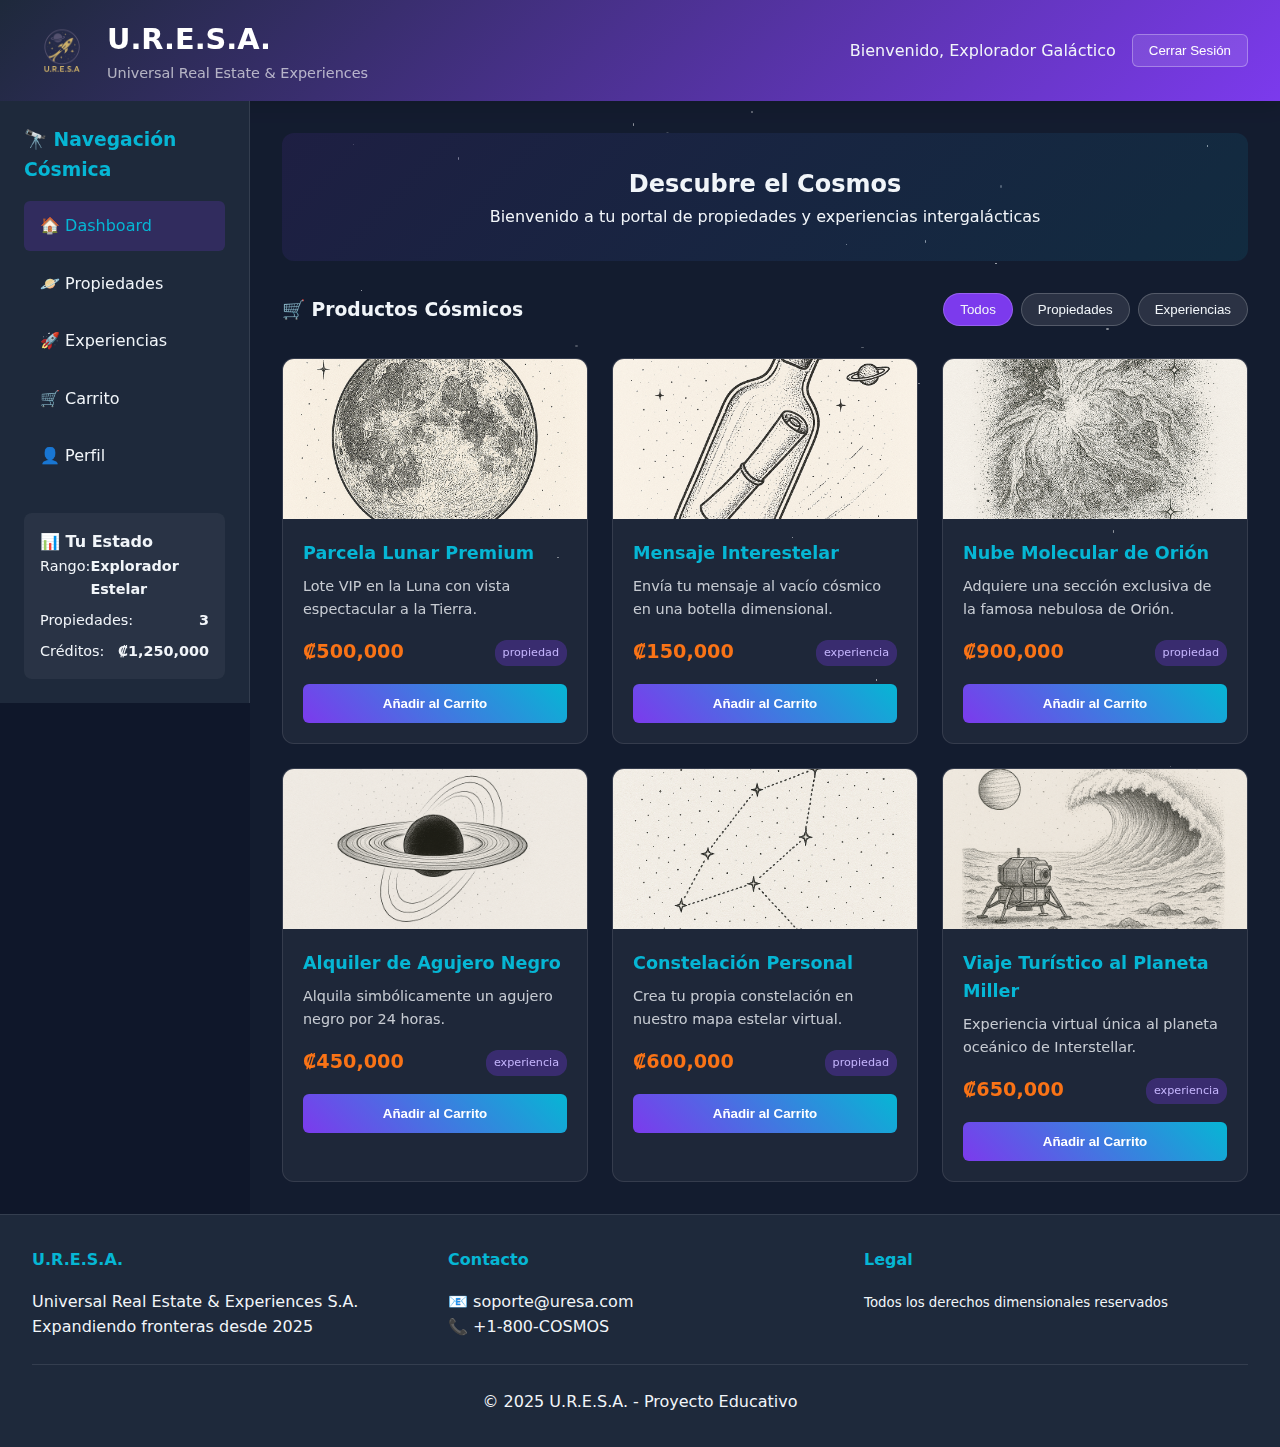
<file: index.html>
<!DOCTYPE html>
<html lang="es">

<head>
    <meta charset="UTF-8">
    <meta name="viewport" content="width=device-width, initial-scale=1.0">
    <title>U.R.E.S.A. - Tienda Cósmica</title>
    <link rel="icon" type="image/png" href="img/favicon.png">
    <link rel="stylesheet" href="css/styles.css">
</head>

<body>
    <!-- Header cargado dinámicamente -->
    <div id="header-container"></div>

    <!-- Layout Principal -->
    <div class="main-layout">
        <!-- Sidebar cargado dinámicamente -->
        <div id="sidebar-container"></div>

        <!-- Contenido Principal -->
        <main class="content">
            <section class="welcome-section">
                <h2>Descubre el Cosmos</h2>
                <p>Bienvenido a tu portal de propiedades y experiencias intergalácticas</p>
            </section>

            <section class="products-section">
                <div class="section-header">
                    <h3>🛒 Productos Cósmicos</h3>
                    <div class="filters">
                        <button class="filter-btn active" data-filter="all">Todos</button>
                        <button class="filter-btn" data-filter="propiedad">Propiedades</button>
                        <button class="filter-btn" data-filter="experiencia">Experiencias</button>
                    </div>
                </div>

                <!-- SOLO ESTA SECCIÓN -->
                <div id="products-template-container" class="products-grid"></div>
            </section>
        </main>
    </div>

    <!-- Footer cargado dinámicamente -->
    <div id="footer-container"></div>

    <!-- Template para productos -->
    <template id="product-template">
        <article class="product-card" data-category="">
            <div class="product-image">
                <img src="" alt="" class="product-img">
            </div>
            <div class="product-content">
                <h4 class="product-title"></h4>
                <p class="product-description"></p>
                <div class="product-meta">
                    <span class="product-price"></span>
                    <span class="product-category"></span>
                </div>
                <button class="add-to-cart">Añadir al Carrito</button>
            </div>
        </article>
    </template>

    <script src="js/product-card.js"></script>
    <script src="js/main.js"></script>
</body>

</html>
</file>
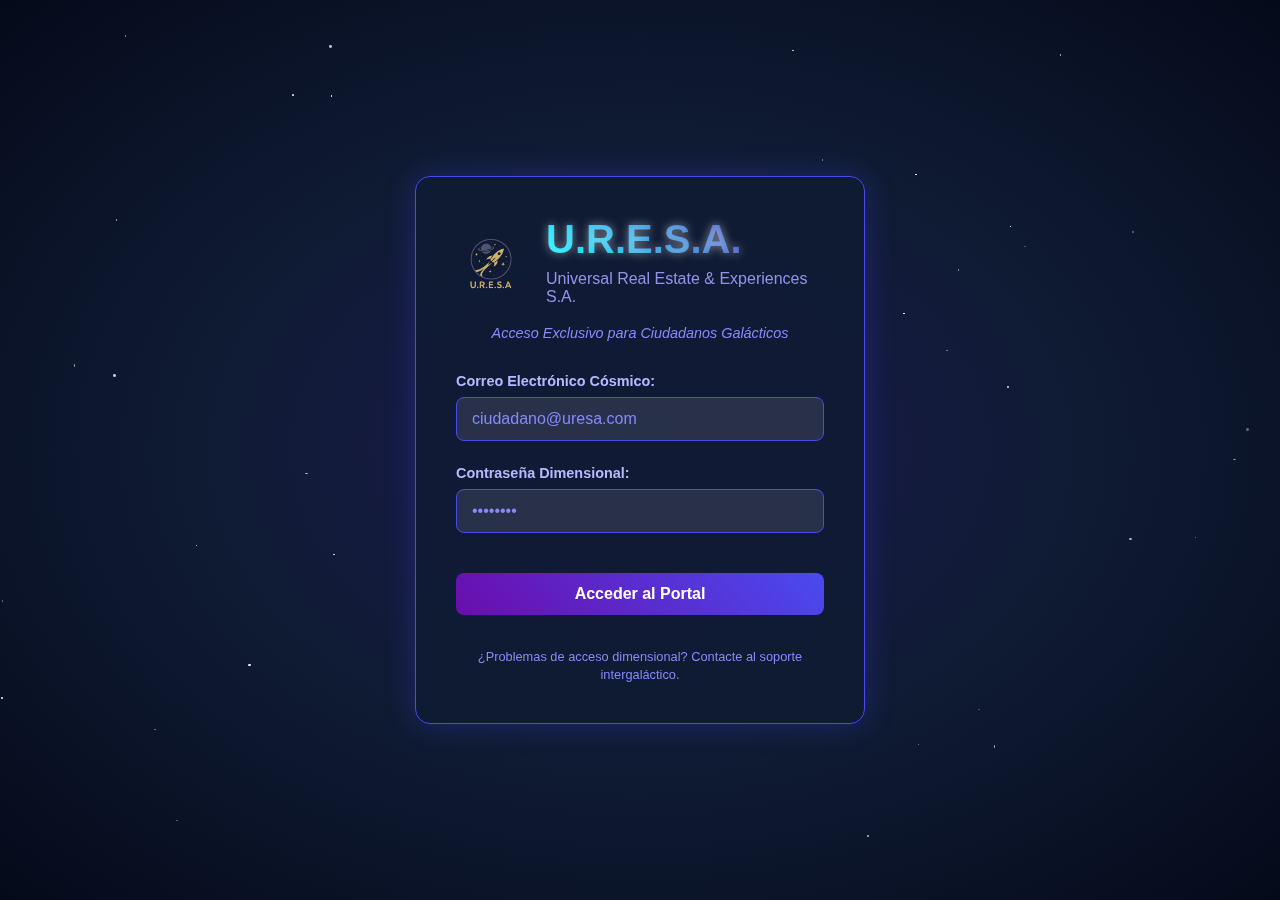
<file: login.html>
<!DOCTYPE html>
<html lang="es">
<head>
    <meta charset="UTF-8">
    <meta name="viewport" content="width=device-width, initial-scale=1.0">
    <title>U.R.E.S.A. - Acceso Ciudadano Galáctico</title>
    <link rel="icon" type="image/png" href="img/favicon.png">
    <link rel="stylesheet" href="css/login.css">
</head>
<body>
    <div class="login-container">
        <div class="cosmic-header">
            <div class="login-logo-container">
                <img src="img/favicon.png" alt="U.R.E.S.A. Logo" class="login-logo">
                <div class="login-logo-text">
                    <h1>U.R.E.S.A.</h1>
                    <p>Universal Real Estate & Experiences S.A.</p>
                </div>
            </div>
            <p class="subtitle">Acceso Exclusivo para Ciudadanos Galácticos</p>
        </div>
        
        <form id="loginForm" class="login-form">
            <div class="input-group">
                <label for="email">Correo Electrónico Cósmico:</label>
                <input type="email" id="email" name="email" required 
                       placeholder="ciudadano@uresa.com">
            </div>
            
            <div class="input-group">
                <label for="password">Contraseña Dimensional:</label>
                <input type="password" id="password" name="password" required 
                       placeholder="••••••••">
            </div>
            
            <button type="submit" class="cosmic-button">Acceder al Portal</button>
        </form>
        
        <div id="errorMessage" class="error-message" style="display: none;">
            ⚠️ Credenciales incorrectas. Verifique su identidad galáctica.
        </div>
        
        <div class="login-footer">
            <p><small>¿Problemas de acceso dimensional? Contacte al soporte intergaláctico.</small></p>
        </div>
    </div>

    <script src="js/login.js"></script>
</body>
</html>
</file>
<file: css/styles.css>
:root {
    --space-dark: #0f172a;
    --space-blue: #1e293b;
    --cosmic-purple: #7c3aed;
    --star-cyan: #06b6d4;
    --galaxy-white: #f1f5f9;
    --neutron-orange: #f97316;
}

* {
    margin: 0;
    padding: 0;
    box-sizing: border-box;
}

body {
    font-family: 'Segoe UI', system-ui, sans-serif;
    background: var(--space-dark);
    color: var(--galaxy-white);
    line-height: 1.6;
    min-height: 100vh;
    display: flex;
    flex-direction: column;
}

/* Header */
.top-header {
    background: linear-gradient(135deg, var(--space-blue), var(--cosmic-purple));
    padding: 1rem 2rem;
    display: flex;
    justify-content: space-between;
    align-items: center;
    box-shadow: 0 2px 20px rgba(0, 0, 0, 0.3);
}

.header-content {
    display: flex;
    justify-content: space-between;
    align-items: center;
    width: 100%;
}

.logo-container {
    display: flex;
    align-items: center;
    gap: 15px;
}

.site-logo {
    width: 60px;
    height: 60px;
    border-radius: 8px;
    object-fit: contain;
    background: transparent;
}

.logo-text h1 {
    margin: 0;
    font-size: 1.8rem;
    color: white;
}

.logo-text p {
    margin: 0;
    font-size: 0.9rem;
    opacity: 0.8;
    color: rgba(255, 255, 255, 0.8);
}

.header-actions {
    display: flex;
    align-items: center;
    gap: 1rem;
}

.logout-btn {
    background: rgba(255, 255, 255, 0.1);
    color: white;
    border: 1px solid rgba(255, 255, 255, 0.3);
    padding: 0.5rem 1rem;
    border-radius: 6px;
    cursor: pointer;
    transition: all 0.3s ease;
}

.logout-btn:hover {
    background: rgba(255, 255, 255, 0.2);
}

/* Layout Principal */
.main-layout {
    display: grid;
    grid-template-columns: 250px 1fr;
    flex: 1;
}

/* Sidebar */
.sidebar {
    background: var(--space-blue);
    padding: 1.5rem;
    border-right: 1px solid rgba(255, 255, 255, 0.1);
}

.sidebar-nav h3 {
    color: var(--star-cyan);
    margin-bottom: 1rem;
}

.sidebar-nav ul {
    list-style: none;
    margin-bottom: 2rem;
}

.nav-item {
    display: block;
    padding: 0.75rem 1rem;
    color: var(--galaxy-white);
    text-decoration: none;
    border-radius: 6px;
    margin-bottom: 0.5rem;
    transition: all 0.3s ease;
}

.nav-item:hover,
.nav-item.active {
    background: rgba(124, 58, 237, 0.2);
    color: var(--star-cyan);
}

.sidebar-info {
    background: rgba(255, 255, 255, 0.05);
    padding: 1rem;
    border-radius: 8px;
}

.user-stats {
    display: flex;
    flex-direction: column;
    gap: 0.5rem;
}

.stat {
    display: flex;
    justify-content: space-between;
    font-size: 0.9rem;
}

/* Contenido Principal */
.content {
    padding: 2rem;
    background: rgba(30, 41, 59, 0.3);
}

.welcome-section {
    text-align: center;
    margin-bottom: 2rem;
    padding: 2rem;
    background: linear-gradient(135deg, rgba(124, 58, 237, 0.1), rgba(6, 182, 212, 0.1));
    border-radius: 12px;
}

.section-header {
    display: flex;
    justify-content: space-between;
    align-items: center;
    margin-bottom: 2rem;
}

.filters {
    display: flex;
    gap: 0.5rem;
}

.filter-btn {
    padding: 0.5rem 1rem;
    background: rgba(255, 255, 255, 0.1);
    color: var(--galaxy-white);
    border: 1px solid rgba(255, 255, 255, 0.2);
    border-radius: 20px;
    cursor: pointer;
    transition: all 0.3s ease;
}

.filter-btn.active {
    background: var(--cosmic-purple);
}

/* Grid de Productos */
.products-grid {
    display: grid;
    grid-template-columns: repeat(auto-fill, minmax(280px, 1fr));
    gap: 1.5rem;
}

/* Tarjetas de Producto */
.product-card {
    background: rgba(255, 255, 255, 0.05);
    border-radius: 12px;
    overflow: hidden;
    transition: all 0.3s ease;
    border: 1px solid rgba(255, 255, 255, 0.1);
}

.product-card:hover {
    transform: translateY(-5px);
    border-color: var(--star-cyan);
}

.product-image {
    height: 160px;
    overflow: hidden;
}

.product-img {
    width: 100%;
    height: 100%;
    object-fit: cover;
}

.product-content {
    padding: 1.25rem;
}

.product-title {
    color: var(--star-cyan);
    font-size: 1.1rem;
    margin-bottom: 0.5rem;
}

.product-description {
    opacity: 0.8;
    font-size: 0.9rem;
    margin-bottom: 1rem;
}

.product-meta {
    display: flex;
    justify-content: space-between;
    align-items: center;
    margin-bottom: 1rem;
}

.product-price {
    color: var(--neutron-orange);
    font-weight: bold;
    font-size: 1.2rem;
}

.product-category {
    background: rgba(124, 58, 237, 0.3);
    color: #c4b5fd;
    padding: 0.25rem 0.5rem;
    border-radius: 12px;
    font-size: 0.7rem;
}

.add-to-cart {
    width: 100%;
    padding: 0.75rem;
    background: linear-gradient(45deg, var(--cosmic-purple), var(--star-cyan));
    color: white;
    border: none;
    border-radius: 6px;
    cursor: pointer;
    font-weight: 600;
}

/* Footer */
.main-footer {
    background: var(--space-blue);
    padding: 2rem;
    border-top: 1px solid rgba(255, 255, 255, 0.1);
}

.footer-content {
    display: grid;
    grid-template-columns: repeat(auto-fit, minmax(200px, 1fr));
    gap: 2rem;
    margin-bottom: 1.5rem;
}

.footer-section h4 {
    color: var(--star-cyan);
    margin-bottom: 1rem;
}

.footer-bottom {
    text-align: center;
    padding-top: 1.5rem;
    border-top: 1px solid rgba(255, 255, 255, 0.1);
}

/* Responsive */
@media (max-width: 768px) {
    .main-layout {
        grid-template-columns: 1fr;
    }
    
    .sidebar {
        display: none;
    }
    
    .section-header {
        flex-direction: column;
        gap: 1rem;
        text-align: center;
    }
    
    .top-header {
        flex-direction: column;
        gap: 1rem;
        text-align: center;
    }
}
</file>
<file: css/login.css>
* {
    margin: 0;
    padding: 0;
    box-sizing: border-box;
}

body {
    background: 
        radial-gradient(ellipse at center, #1a1a4d 0%, #0f1b33 50%, #050a1a 100%),
        radial-gradient(circle at 20% 80%, rgba(106, 13, 173, 0.3) 0%, transparent 40%),
        radial-gradient(circle at 80% 20%, rgba(0, 247, 255, 0.2) 0%, transparent 40%);
    color: #e0e0ff;
    min-height: 100vh;
    display: flex;
    align-items: center;
    justify-content: center;
    font-family: 'Segoe UI', sans-serif;
}

.login-container {
    background: rgba(15, 27, 51, 0.9);
    padding: 2.5rem;
    border-radius: 15px;
    border: 1px solid #4a4af0;
    box-shadow: 0 0 30px rgba(74, 74, 240, 0.3);
    max-width: 450px;
    width: 100%;
    backdrop-filter: blur(10px);
}

.login-logo-container {
    display: flex;
    align-items: center;
    gap: 20px;
    margin-bottom: 15px;
    justify-content: center;
    text-align: left;
}

.login-logo {
    width: 70px;
    height: 70px;
    border-radius: 12px;
    object-fit: contain;
    background: transparent;
}

.login-logo-text h1 {
    margin: 0;
    font-size: 2.2rem;
    color: white;
    text-shadow: 0 0 10px rgba(255, 255, 255, 0.5);
}

.login-logo-text p {
    margin: 5px 0 0 0;
    font-size: 1rem;
    opacity: 0.9;
    color: rgba(255, 255, 255, 0.8);
}

.cosmic-header {
    text-align: center;
    margin-bottom: 2rem;
}

.cosmic-header h1 {
    font-size: 2.5rem;
    margin-bottom: 0.5rem;
    background: linear-gradient(45deg, #00f7ff, #6a0dad);
    -webkit-background-clip: text;
    -webkit-text-fill-color: transparent;
    background-clip: text;
}

.cosmic-header p {
    color: #a0a0ff;
    margin-bottom: 0.25rem;
}

.subtitle {
    font-size: 0.9rem;
    color: #8888ff !important;
    font-style: italic;
}

.login-form {
    display: flex;
    flex-direction: column;
    gap: 1.5rem;
}

.input-group {
    display: flex;
    flex-direction: column;
    gap: 0.5rem;
}

.input-group label {
    font-weight: 600;
    color: #b8b8ff;
    font-size: 0.9rem;
}

.input-group input {
    padding: 12px 15px;
    border: 1px solid #4a4af0;
    border-radius: 8px;
    background: rgba(255, 255, 255, 0.1);
    color: white;
    font-size: 1rem;
    transition: all 0.3s ease;
}

.input-group input:focus {
    outline: none;
    border-color: #00f7ff;
    box-shadow: 0 0 10px rgba(0, 247, 255, 0.3);
    background: rgba(255, 255, 255, 0.15);
}

.input-group input::placeholder {
    color: #8888ff;
}

.cosmic-button {
    padding: 12px 20px;
    background: linear-gradient(45deg, #6a0dad, #4a4af0);
    color: white;
    border: none;
    border-radius: 8px;
    font-size: 1rem;
    font-weight: 600;
    cursor: pointer;
    transition: all 0.3s ease;
    margin-top: 1rem;
}

.cosmic-button:hover {
    background: linear-gradient(45deg, #4a4af0, #00f7ff);
    transform: translateY(-2px);
    box-shadow: 0 5px 15px rgba(0, 247, 255, 0.4);
}

.error-message {
    background: rgba(255, 0, 0, 0.1);
    border: 1px solid #ff4444;
    color: #ff8888;
    padding: 12px;
    border-radius: 8px;
    margin-top: 1rem;
    text-align: center;
}

.login-footer {
    margin-top: 2rem;
    text-align: center;
}

.login-footer small {
    color: #8888ff;
    font-size: 0.8rem;
}
</file>
